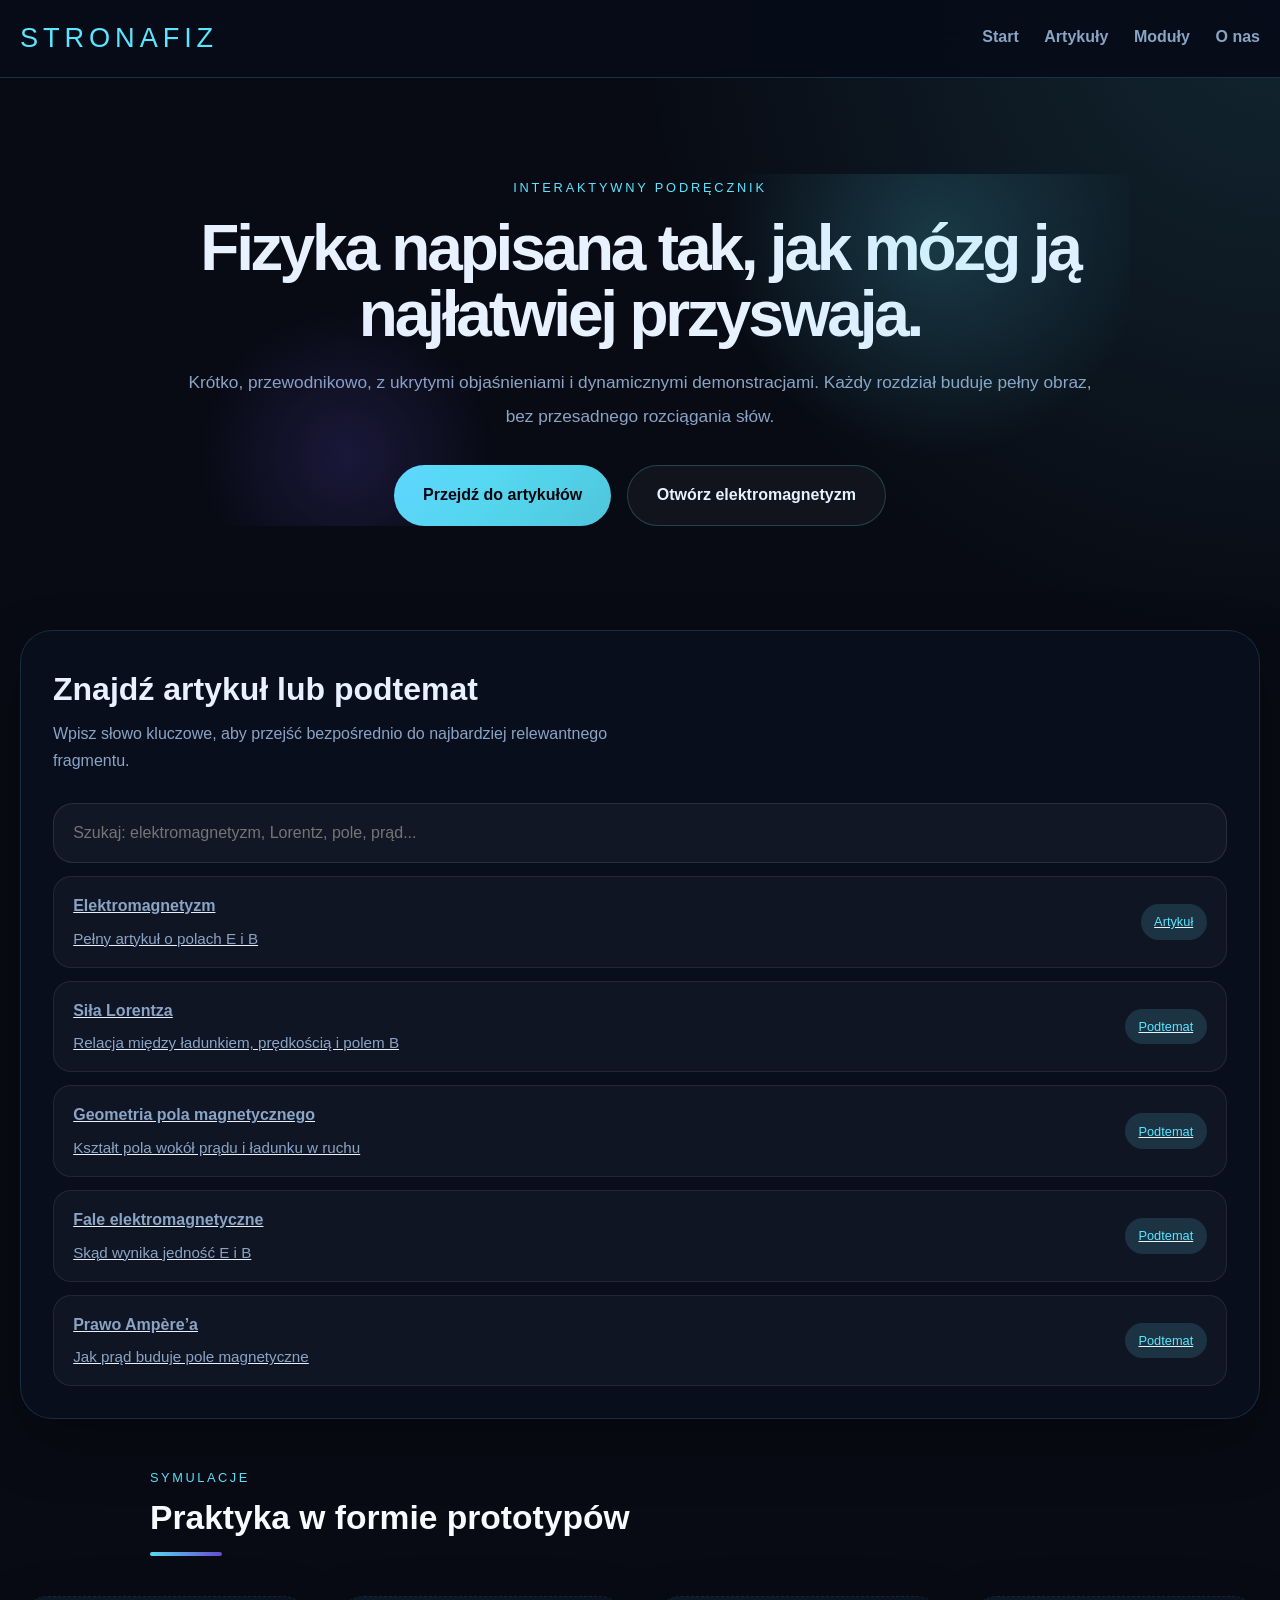
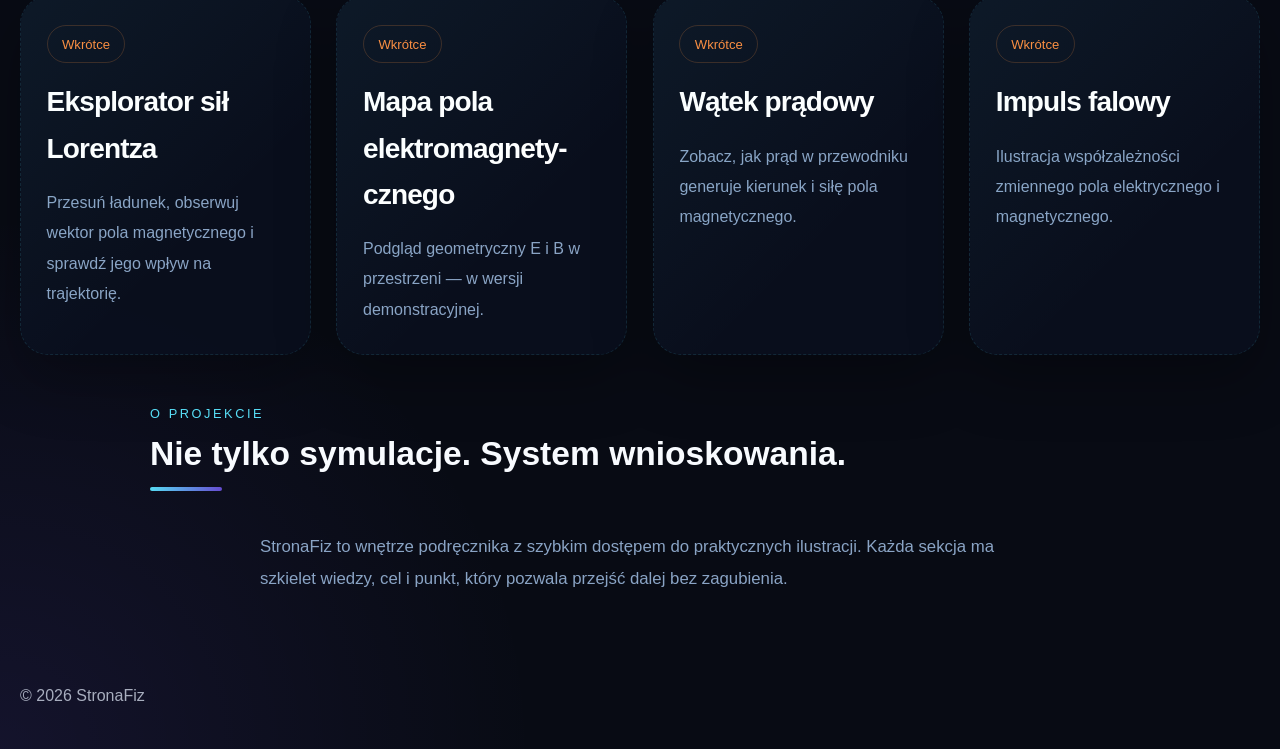
<file: index.html>
<!DOCTYPE html>
<html lang="pl">
<head>
    <meta charset="UTF-8">
    <meta name="viewport" content="width=device-width, initial-scale=1.0">
    <title>StronaFiz - Interaktywny Podręcznik Fizyki</title>
    <link rel="stylesheet" href="css/styles.css">
</head>
<body>
    <header>
        <nav class="navbar">
            <div class="container navbar-inner">
                <a class="logo" href="#home">StronaFiz</a>
                <ul class="nav-links">
                    <li><a href="#home">Start</a></li>
                    <li><a href="#articles">Artykuły</a></li>
                    <li><a href="#modules">Moduły</a></li>
                    <li><a href="#about">O nas</a></li>
                </ul>
            </div>
        </nav>
    </header>

    <main>
        <section id="home" class="hero">
            <div class="container hero-content">
                <small class="eyebrow">Interaktywny podręcznik</small>
                <h1>Fizyka napisana tak, jak mózg ją najłatwiej przyswaja.</h1>
                <p>Krótko, przewodnikowo, z ukrytymi objaśnieniami i dynamicznymi demonstracjami. Każdy rozdział buduje pełny obraz, bez przesadnego rozciągania słów.</p>
                <div class="hero-actions">
                    <button class="cta-button" onclick="document.getElementById('articles').scrollIntoView({behavior: 'smooth'})">Przejdź do artykułów</button>
                    <a href="electromagnetism.html" class="cta-secondary">Otwórz elektromagnetyzm</a>
                </div>
                <div class="hero-flare"></div>
            </div>
        </section>

        <section class="search-panel" id="articles">
            <div class="container">
                <div class="search-card">
                    <div>
                        <h2>Znajdź artykuł lub podtemat</h2>
                        <p>Wpisz słowo kluczowe, aby przejść bezpośrednio do najbardziej relewantnego fragmentu.</p>
                    </div>
                    <div class="search-input-group">
                        <input id="searchInput" type="search" placeholder="Szukaj: elektromagnetyzm, Lorentz, pole, prąd..." autocomplete="off">
                        <div id="searchResults" class="search-results"></div>
                    </div>
                </div>
            </div>
        </section>

        <!-- Articles section removed by user request -->

        <section id="modules" class="modules">
            <div class="container">
                <div class="section-heading">
                    <small>Symulacje</small>
                    <h2>Praktyka w formie prototypów</h2>
                </div>
                <div class="module-grid">
                    <article class="module-card placeholder">
                        <span class="module-tag">Wkrótce</span>
                        <h3>Eksplorator sił Lorentza</h3>
                        <p>Przesuń ładunek, obserwuj wektor pola magnetycznego i sprawdź jego wpływ na trajektorię.</p>
                    </article>
                    <article class="module-card placeholder">
                        <span class="module-tag">Wkrótce</span>
                        <h3>Mapa pola elektromagnety- cznego</h3>
                        <p>Podgląd geometryczny E i B w przestrzeni — w wersji demonstracyjnej.</p>
                    </article>
                    <article class="module-card placeholder">
                        <span class="module-tag">Wkrótce</span>
                        <h3>Wątek prądowy</h3>
                        <p>Zobacz, jak prąd w przewodniku generuje kierunek i siłę pola magnetycznego.</p>
                    </article>
                    <article class="module-card placeholder">
                        <span class="module-tag">Wkrótce</span>
                        <h3>Impuls falowy</h3>
                        <p>Ilustracja współzależności zmiennego pola elektrycznego i magnetycznego.</p>
                    </article>
                </div>
            </div>
        </section>

        <section id="about" class="about">
            <div class="container">
                <div class="section-heading">
                    <small>O projekcie</small>
                    <h2>Nie tylko symulacje. System wnioskowania.</h2>
                </div>
                <p>StronaFiz to wnętrze podręcznika z szybkim dostępem do praktycznych ilustracji. Każda sekcja ma szkielet wiedzy, cel i punkt, który pozwala przejść dalej bez zagubienia.</p>
            </div>
        </section>
    </main>

    <footer>
        <div class="container footer-inner">
            <p>&copy; 2026 StronaFiz</p>
        </div>
    </footer>

    <script src="js/main.js"></script>
</body>
</html>
</file>
<file: css/styles.css>
/* ===== Root Variables ===== */
:root {
    --background: #080b14;
    --surface: rgba(14, 20, 35, 0.96);
    --surface-strong: rgba(7, 12, 24, 0.96);
    --border: rgba(58, 107, 255, 0.18);
    --primary: #5be6ff;
    --secondary: #7d5cff;
    --accent: #ff8b3b;
    --text: #e8f1ff;
    --muted: #8aa4c5;
    --glow: rgba(91, 230, 255, 0.24);
    --border-radius: 24px;
    --transition: all 0.25s ease;
    --shadow: 0 24px 60px rgba(0, 0, 0, 0.28);
}

/* ===== General Styles ===== */
* {
    margin: 0;
    padding: 0;
    box-sizing: border-box;
}

html {
    scroll-behavior: smooth;
}

body {
    min-height: 100vh;
    background: radial-gradient(circle at top right, rgba(91, 230, 255, 0.12), transparent 24%),
                radial-gradient(circle at bottom left, rgba(125, 92, 255, 0.1), transparent 20%),
                var(--background);
    color: var(--text);
    font-family: 'Segoe UI', Tahoma, Geneva, Verdana, sans-serif;
    line-height: 1.65;
}

body::before {
    content: '';
    position: fixed;
    inset: 0;
    background-image: radial-gradient(circle, rgba(255,255,255,0.06) 1px, transparent 1px);
    background-size: 64px 64px;
    opacity: 0.12;
    pointer-events: none;
}

.container {
    width: min(1320px, calc(100% - 40px));
    margin: 0 auto;
}

.article-page .container {
    width: min(1320px, calc(100% - 40px));
}

img {
    max-width: 100%;
    display: block;
}

a {
    color: inherit;
}

button,
input {
    font: inherit;
}

/* ===== Header & Navigation ===== */
header {
    position: sticky;
    top: 0;
    z-index: 1000;
    backdrop-filter: blur(18px);
    background: rgba(7, 12, 24, 0.96);
    border-bottom: 1px solid rgba(91, 230, 255, 0.18);
    width: 100%;
}

.navbar {
    padding: 1rem 0;
}

.navbar-inner {
    display: flex;
    justify-content: space-between;
    align-items: center;
        flex-wrap: wrap;
        gap: 1rem;
    }

    .logo {
        font-size: 1.7rem;
        letter-spacing: 0.18em;
        color: var(--primary);
        text-decoration: none;
        text-transform: uppercase;
    }

    .nav-toggle {
        display: none;
        background: none;
        border: 1px solid rgba(255,255,255,0.12);
        color: var(--text);
        padding: 0.75rem 1rem;
        border-radius: 999px;
        font-size: 1.1rem;
        cursor: pointer;
        transition: background 0.2s ease, color 0.2s ease;
    }

    .nav-toggle:hover,
    .nav-toggle:focus-visible {
        background: rgba(255,255,255,0.05);
        color: var(--primary);
    }

    .nav-links {
        display: flex;
        gap: 1.2rem;
        list-style: none;
        flex-wrap: wrap;
        justify-content: flex-end;
        align-items: center;
        overflow-x: auto;
        padding-bottom: 0.1rem;
    }

    .nav-links a {
        position: relative;
        text-decoration: none;
        color: var(--muted);
        font-weight: 600;
        transition: var(--transition);
        white-space: nowrap;
    }

    .nav-links a::after {
        content: '';
        position: absolute;
        left: 0;
        bottom: -6px;
        width: 0;
        height: 2px;
        background: var(--primary);
        transition: width 0.25s ease;
    }

    .nav-links a:hover,
    .nav-links a:focus-visible {
        color: var(--text);
    }

    .nav-links a:hover::after,
    .nav-links a:focus-visible::after {
        width: 100%;
    }

/* ===== Section Headings ===== */
.section-heading {
    max-width: 980px;
    margin: 0 auto 2.5rem;
    text-align: left;
}

.section-heading small {
    display: block;
    color: var(--primary);
    letter-spacing: 0.2em;
    font-size: 0.8rem;
    text-transform: uppercase;
    margin-bottom: 0.8rem;
}

.section-heading h2 {
    font-size: clamp(2.1rem, 2.5vw, 3.2rem);
    line-height: 1.02;
    color: #f8fbff;
    position: relative;
}

.section-heading h2::after {
    content: '';
    display: block;
    width: 72px;
    height: 4px;
    margin-top: 1rem;
    border-radius: 999px;
    background: linear-gradient(90deg, rgba(91,230,255,0.95), rgba(125,92,255,0.8));
}

.section-lead {
    color: #dbeafe;
    font-size: 1rem;
    font-weight: 600;
    letter-spacing: 0.03em;
    margin-top: -0.4rem;
    margin-bottom: 1.2rem;
    display: inline-block;
}

/* ===== Hero Section ===== */
.hero {
    padding: 96px 0 72px;
    position: relative;
    overflow: hidden;
}

.hero-content {
    max-width: 980px;
    margin: 0 auto;
    text-align: center;
    position: relative;
    z-index: 1;
}

.highlight {
    color: #7dfcff;
    font-weight: 700;
}

.hero small.eyebrow {
    color: var(--primary);
    text-transform: uppercase;
    letter-spacing: 0.22em;
    font-size: 0.8rem;
}

.hero h1 {
    margin: 1rem auto 1.2rem;
    font-size: clamp(3rem, 5vw, 5rem);
    line-height: 1.02;
    letter-spacing: -0.05em;
    max-width: 1000px;
}

.hero p {
    max-width: 920px;
    margin: 0 auto 2rem;
    color: var(--muted);
    font-size: 1.08rem;
    line-height: 1.95;
}

.hero p strong {
    color: #ffffff;
}

.hero p span.highlight {
    color: #7dfcff;
    font-weight: 700;
}

.hero-actions {
    display: flex;
    justify-content: center;
    gap: 1rem;
    flex-wrap: wrap;
}

.nav-links {
    display: flex;
    gap: 1.6rem;
    align-items: center;
}

.nav-links a {
    color: var(--muted);
    text-decoration: none;
    font-weight: 700;
    transition: color 0.25s ease;
}

.nav-links a:hover,
.nav-links a:focus-visible {
    color: var(--text);
}

.cta-button,
.cta-secondary {
    border-radius: 999px;
    padding: 1rem 1.8rem;
    font-weight: 700;
    transition: var(--transition);
}

.cta-button {
    background: linear-gradient(135deg, var(--primary), rgba(91,230,255,0.85));
    color: #02030a;
    border: none;
}

.cta-secondary {
    display: inline-flex;
    align-items: center;
    justify-content: center;
    border: 1px solid rgba(91, 230, 255, 0.22);
    color: var(--text);
    text-decoration: none;
    background: rgba(255,255,255,0.04);
}

.cta-button:hover,
.cta-secondary:hover {
    transform: translateY(-1px);
    box-shadow: 0 18px 50px rgba(91, 230, 255, 0.15);
}

.hero-flare {
    position: absolute;
    inset: 0;
    pointer-events: none;
    background: radial-gradient(circle at 80% 20%, rgba(91, 230, 255, 0.18), transparent 26%),
                radial-gradient(circle at 20% 80%, rgba(125, 92, 255, 0.16), transparent 18%);
}

/* ===== Search Panel ===== */
.search-panel {
    padding: 2rem 0 3rem;
}

.search-card {
    background: rgba(10, 15, 30, 0.95);
    border: 1px solid rgba(91, 230, 255, 0.14);
    border-radius: 32px;
    box-shadow: var(--shadow);
    backdrop-filter: blur(22px);
    padding: 2rem;
}

.search-card h2 {
    margin-bottom: 0.35rem;
    font-size: 2rem;
}

.search-card p {
    color: var(--muted);
    max-width: 600px;
}

.search-input-group {
    margin-top: 1.8rem;
    position: relative;
}

#searchInput {
    width: 100%;
    border-radius: 20px;
    border: 1px solid rgba(255,255,255,0.1);
    background: rgba(255,255,255,0.04);
    padding: 1rem 1.2rem;
    color: var(--text);
    font-size: 1rem;
    outline: none;
}

#searchInput:focus {
    border-color: rgba(91, 230, 255, 0.55);
    box-shadow: 0 0 0 4px rgba(91, 230, 255, 0.08);
}

.search-results {
    margin-top: 0.75rem;
}

.search-result {
    display: grid;
    grid-template-columns: 1fr auto;
    gap: 1rem;
    padding: 1rem 1.2rem;
    margin-top: 0.8rem;
    border-radius: 18px;
    border: 1px solid rgba(255,255,255,0.08);
    background: rgba(255,255,255,0.03);
    transition: background 0.2s ease;
    cursor: pointer;
}

.search-result:hover {
    background: rgba(91, 230, 255, 0.08);
}

.search-result-title {
    font-weight: 700;
}

.search-result-subtitle {
    color: var(--muted);
    margin-top: 0.4rem;
    font-size: 0.95rem;
}

.search-result-badge {
    background: rgba(91, 230, 255, 0.14);
    color: var(--primary);
    align-self: center;
    padding: 0.45rem 0.85rem;
    font-size: 0.8rem;
    border-radius: 999px;
    white-space: nowrap;
}

/* ===== Articles Section ===== */
.articles {
    padding: 3rem 0;
}

.article-grid,
.module-grid {
    display: grid;
    grid-template-columns: repeat(auto-fit, minmax(260px, 1fr));
    gap: 1.6rem;
}

.article-card,
.module-card {
    position: relative;
    background: rgba(10, 15, 30, 0.96);
    border: 1px solid rgba(91, 230, 255, 0.12);
    border-radius: 28px;
    padding: 2.6rem 2.8rem;
    box-shadow: var(--shadow);
    overflow: hidden;
    overflow-wrap: break-word;
    word-wrap: break-word;
    word-break: break-word;
    transition: transform 0.25s ease, border-color 0.25s ease;
    min-height: 520px;
}

body.article-page .article-card {
    min-height: 70vh;
}

.article-card:hover,
.module-card:hover {
    transform: translateY(-4px);
    border-color: rgba(91, 230, 255, 0.25);
}

.subtopics-dropdown {
    margin-top: 1.5rem;
    background: rgba(255,255,255,0.04);
    border: 1px solid rgba(255,255,255,0.08);
    border-radius: 22px;
    padding: 1rem 1.2rem;
}

.subtopics-dropdown summary {
    cursor: pointer;
    font-weight: 700;
    color: var(--text);
    list-style: none;
    outline: none;
}

.subtopics-dropdown summary::-webkit-details-marker {
    display: none;
}

.subtopic-list {
    margin-top: 1rem;
    list-style: none;
    padding: 0;
    display: grid;
    gap: 0.9rem;
}

.subtopic-list li {
    display: flex;
    justify-content: space-between;
    gap: 1rem;
    align-items: center;
    padding: 0.9rem 1rem;
    background: rgba(255,255,255,0.03);
    border-radius: 18px;
}

.subtopic-link {
    color: var(--text);
    font-weight: 600;
    text-decoration: none;
}

.subtopic-link:hover {
    color: var(--primary);
}

.subtopic-level {
    color: var(--muted);
    font-size: 0.92rem;
    white-space: nowrap;
}

.interactive-panel {
    display: grid;
    gap: 1.4rem;
    background: rgba(0, 0, 0, 0.55);
    border: 1px solid rgba(91, 230, 255, 0.18);
    border-radius: 28px;
    padding: 2rem;
    margin-top: 1.5rem;
}

.panel-controls {
    display: grid;
    gap: 1.2rem;
}

.panel-control {
    display: grid;
    gap: 0.45rem;
}

.panel-control label {
    color: var(--text);
    font-weight: 700;
}

.panel-control input[type="range"] {
    width: 100%;
    accent-color: var(--primary);
}

.panel-value {
    color: var(--primary);
    font-weight: 700;
}

.panel-result {
    display: grid;
    gap: 0.4rem;
    padding: 1rem 1.2rem;
    background: rgba(255,255,255,0.04);
    border-radius: 18px;
    border: 1px solid rgba(255,255,255,0.08);
}

.panel-result strong {
    color: var(--primary);
}

.panel-note {
    color: var(--muted);
}

.math {
    font-family: 'Courier New', Courier, monospace;
    color: #dbeafe;
    display: inline-block;
    background: rgba(255,255,255,0.05);
    padding: 0.25rem 0.55rem;
    border-radius: 12px;
}

.equation {
    display: inline-block;
    font-family: 'Courier New', Courier, monospace;
    background: rgba(255,255,255,0.05);
    border: 1px solid rgba(255,255,255,0.08);
    border-radius: 16px;
    padding: 0.8rem 1rem;
    margin: 1rem 0;
    color: #dbeafe;
}

/* Canvas animations */
#lorentz-canvas, #wave-canvas {
    width: 100%;
    max-width: 640px;
    background: linear-gradient(90deg, rgba(255,255,255,0.02), transparent);
    border-radius: 10px;
    border: 1px solid rgba(255,255,255,0.04);
    display: block;
}

.article-card::before,
.module-card::before {
    content: '';
    position: absolute;
    inset: 0;
    background: linear-gradient(135deg, rgba(91, 230, 255, 0.15), transparent 65%);
    opacity: 0.35;
    pointer-events: none;
}

.article-card h3,
.module-card h3 {
    margin-bottom: 1rem;
    color: #ffffff;
    font-size: 1.75rem;
    letter-spacing: -0.03em;
}

.article-card h4 {
    margin-top: 1.8rem;
    margin-bottom: 0.9rem;
    font-size: 1.18rem;
    color: #7dfcff;
    letter-spacing: 0.02em;
}

.article-card p,
.module-card p {
    color: var(--muted);
    line-height: 1.9;
    margin-top: 1.15rem;
    font-size: 1rem;
}

.article-card p:first-of-type,
.module-card p:first-of-type {
    margin-top: 0;
}

.article-card span.highlight,
.module-card span.highlight {
    color: #7dfcff;
    font-weight: 700;
}

.article-card strong,
.module-card strong {
    color: #ffffff;
}

.article-card em,
.module-card em {
    color: #7dfcff;
    font-style: normal;
}

.callout {
    background: rgba(91, 230, 255, 0.08);
    border: 1px solid rgba(91, 230, 255, 0.18);
    border-radius: 22px;
    padding: 1.4rem 1.6rem;
    margin: 1.6rem 0;
    color: #e7f7ff;
    font-size: 1rem;
    line-height: 1.7;
}

.callout strong {
    color: var(--primary);
}

.article-card .article-meta {
    margin: 1.4rem 0 1.8rem;
    display: flex;
    flex-wrap: wrap;
    gap: 0.75rem;
}

.article-chip {
    background: rgba(255,255,255,0.06);
    border: 1px solid rgba(255,255,255,0.08);
    color: var(--primary);
    padding: 0.55rem 0.95rem;
    border-radius: 999px;
    font-size: 0.9rem;
}

.article-card .btn {
    display: inline-flex;
    align-items: center;
    justify-content: center;
    padding: 0.95rem 1.4rem;
    border-radius: 999px;
    text-decoration: none;
    background: linear-gradient(135deg, var(--secondary), rgba(125, 92, 255, 0.98));
    color: #ffffff;
    font-weight: 700;
}

.module-card.placeholder {
    border-style: dashed;
}

.module-tag {
    display: inline-flex;
    color: var(--accent);
    border: 1px solid rgba(255, 139, 59, 0.2);
    padding: 0.45rem 0.9rem;
    border-radius: 999px;
    font-size: 0.82rem;
    margin-bottom: 1rem;
}

/* ===== About Section ===== */
.about {
    padding: 3rem 0 4rem;
}

.about p {
    max-width: 760px;
    margin: 0 auto;
    color: var(--muted);
    font-size: 1.05rem;
    line-height: 1.9;
}

/* ===== Footer ===== */
footer {
    padding: 1.5rem 0 2.5rem;
    color: rgba(232, 241, 255, 0.7);
}

.footer-inner {
    display: flex;
    justify-content: space-between;
    align-items: center;
    gap: 1rem;
}

/* ===== Utility ===== */
.equation {
    display: inline-block;
    font-family: 'Courier New', Courier, monospace;
    background: rgba(255,255,255,0.05);
    border: 1px solid rgba(255,255,255,0.08);
    border-radius: 16px;
    padding: 0.8rem 1rem;
    margin: 1rem 0;
    color: #dbeafe;
}

.code-inline {
    font-family: 'Courier New', Courier, monospace;
    color: #8be9fd;
}

@media (max-width: 860px) {
    .navbar-inner {
        flex-direction: column;
        gap: 1rem;
        align-items: flex-start;
    }

    .nav-links {
        flex-wrap: wrap;
        gap: 0.9rem;
    }

    .nav-links a {
        font-size: 0.95rem;
    }

    .footer-inner {
        flex-direction: column;
    }
}

@media (max-width: 640px) {
    .hero {
        padding: 72px 0 60px;
    }

    .hero h1 {
        font-size: 2.6rem;
    }

    .search-card {
        padding: 1.5rem;
    }

    .search-result {
        grid-template-columns: 1fr;
    }

    .navbar-inner {
        flex-direction: row;
        align-items: center;
        justify-content: space-between;
        flex-wrap: nowrap;
    }

    .nav-toggle {
        display: inline-flex;
        align-items: center;
        justify-content: center;
        margin-left: auto;
    }

    .nav-links {
        display: none;
        width: 100%;
        flex-direction: column;
        gap: 0;
        background: rgba(7, 12, 24, 0.98);
        border-top: 1px solid rgba(91, 230, 255, 0.12);
        margin-top: 0.5rem;
    }

    .nav-links.open {
        display: flex;
        flex-direction: column;
    }

    .nav-links a {
        width: 100%;
        padding: 0.75rem 0;
        border-bottom: 1px solid rgba(91, 230, 255, 0.08);
    }

    .navbar-inner.menu-open .logo {
        display: none;
        opacity: 0;
        pointer-events: none;
        width: 0;
        min-width: 0;
        margin: 0;
        padding: 0;
    }

    .hero-content {
        padding: 0 1rem;
    }

    .article-card,
    .module-card {
        padding: 1.8rem 1.6rem;
        min-height: auto;
    }

    .interactive-panel {
        padding: 1.5rem;
    }
}

    .hero-content {
        padding: 0 1rem;
    }

    .article-card,
    .module-card {
        padding: 1.8rem 1.6rem;
        min-height: auto;
    }

    .interactive-panel {
        padding: 1.5rem;
    }

    .panel-control input[type="range"] {
        width: 100%;
    }
}
</file>
